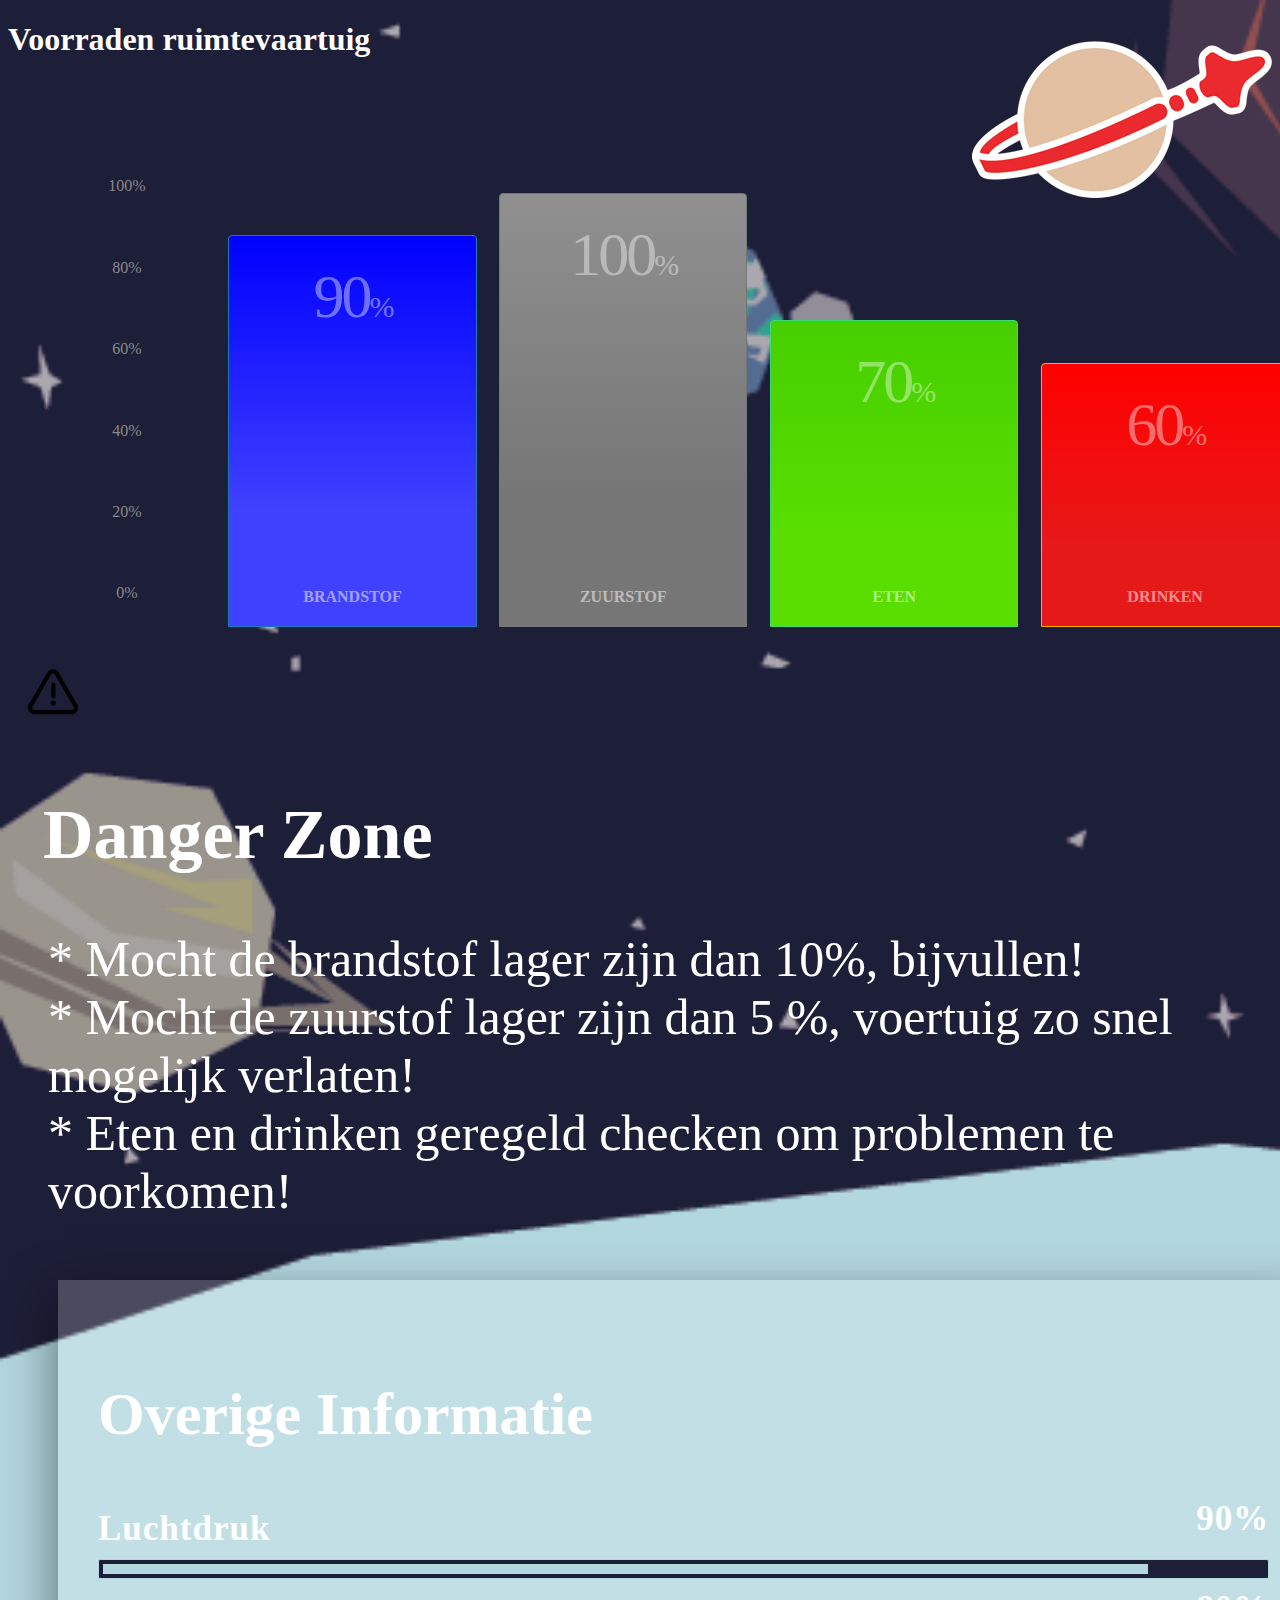
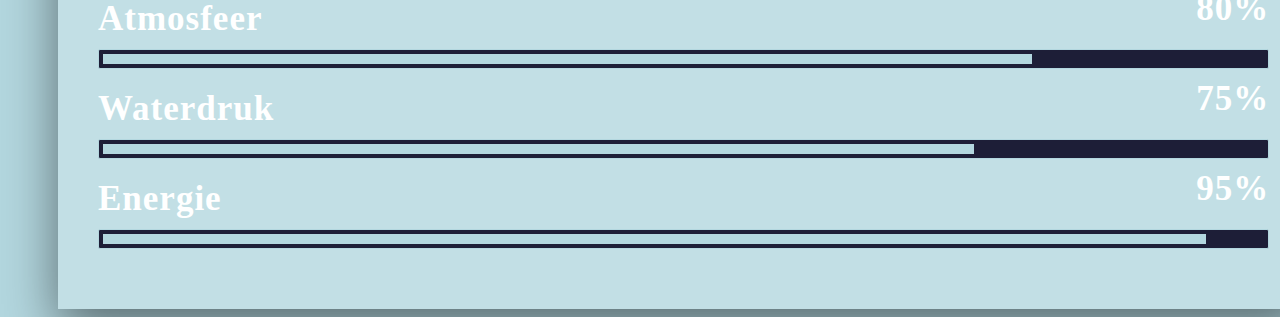
<file: index.html>
<!DOCTYPE html>
<html>
	<head>
		<meta charset='utf-8'/>
		<title> Dashboard </title>
		<link href='style1.css' type='text/css' rel='stylesheet' />
		<link rel="stylesheet" href="https://use.fontawesome.com/releases/v5.1.0/css/all.css" integrity="sha384-lKuwvrZot6UHsBSfcMvOkWwlCMgc0TaWr+30HWe3a4ltaBwTZhyTEggF5tJv8tbt" crossorigin="anonymous">
	</head>
	<body>
	<div class='space'><img src="images/space.png"/></div>
	<h1> Voorraden ruimtevaartuig </h1>
	<ul class="bar-graph">
		<li class="bar-graph-axis">
			<div class="bar-graph-label">100%</div>
			<div class="bar-graph-label">80%</div>
			<div class="bar-graph-label">60%</div>
			<div class="bar-graph-label">40%</div>
			<div class="bar-graph-label">20%</div>
			<div class="bar-graph-label">0%</div>
		</li>
		<li class="bar primary" style="height: 80%;" title="90">
			<div class="percent">90<span>%</span></div>
			<div class="description">Brandstof</div>
		</li>
		<li class="bar secondary" style="height: 90%;" title="100">
			<div class="percent">100<span>%</span></div>
			<div class="description">Zuurstof</div>
		</li>
		<li class="bar third" style="height: 60%;" title="70">
			<div class="percent">70<span>%</span></div>
			<div class="description">Eten</div>
		</li>
		<li class="bar fourth" style="height: 50%;" title="60">
			<div class="percent">60<span>%</span></div>
			<div class="description">Drinken</div>
		</li>
	</ul>
		<div class="errorbox">
			<img src="images/error.png" />
			<h2> Danger Zone </h2>	
			<p> * Mocht de brandstof lager zijn dan 10%, bijvullen! <br>
				* Mocht de zuurstof lager zijn dan 5 %, voertuig zo snel mogelijk verlaten! <br>
				* Eten en drinken geregeld checken om problemen te voorkomen!
			</p>
		</div>	
		<div class="lastbox">	
		<div class="center">
			<h3>Overige Informatie</h3>
			<div class="skillBox">
				<p>Luchtdruk</p>
				<p>90%</p>
				<div class="skill">
					<div class="skill_level" style="width: 90%"></div>
				</div>
			</div>
			<div class="skillBox">
				<p>Atmosfeer</p>
				<p>80%</p>
				<div class="skill">
					<div class="skill_level" style="width: 80%"></div>
				</div>
			</div>
			<div class="skillBox">
				<p>Waterdruk</p>
				<p>75%</p>
				<div class="skill">
					<div class="skill_level" style="width: 75%"></div>
				</div>
			</div>
			<div class="skillBox">
				<p>Energie</p>
				<p>95%</p>
				<div class="skill">
					<div class="skill_level" style="width: 95%"></div>
				</div>
			</div>
		</div>
		</div>	
	</body>
</html>
</file>
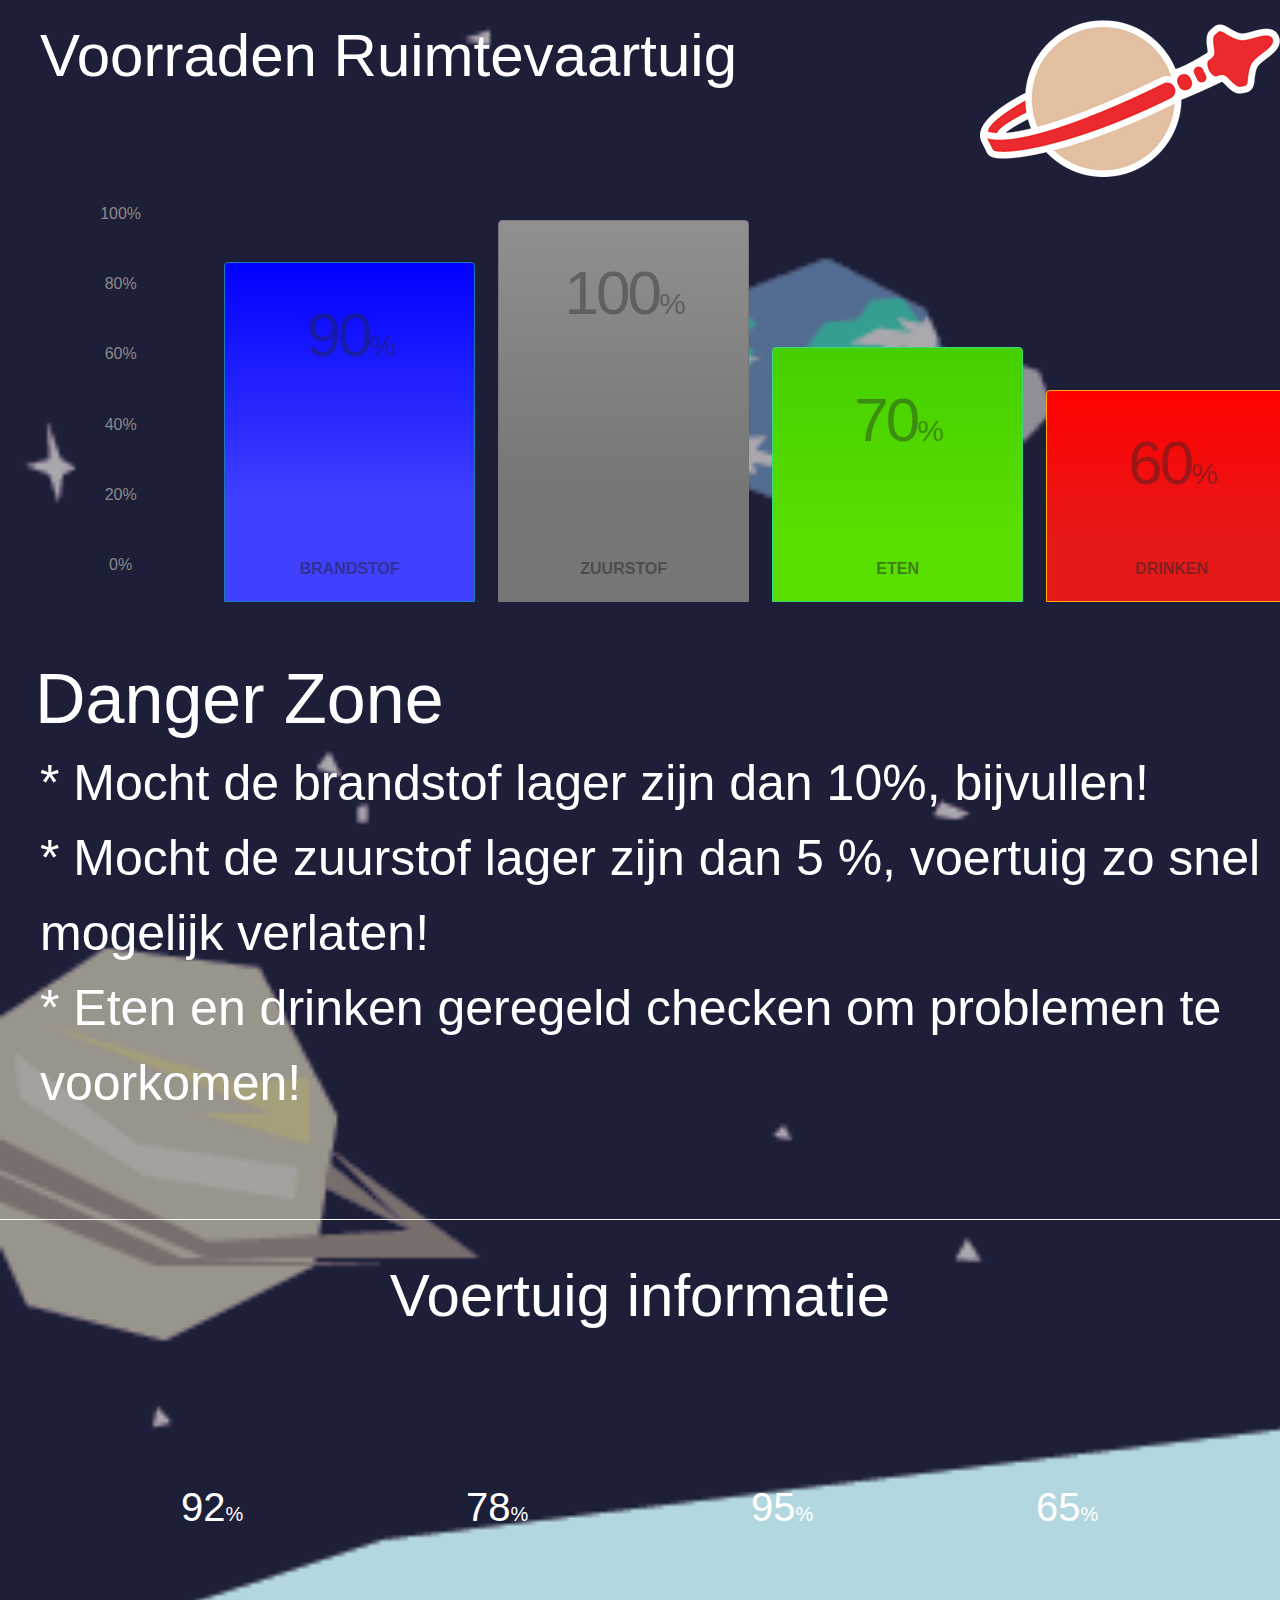
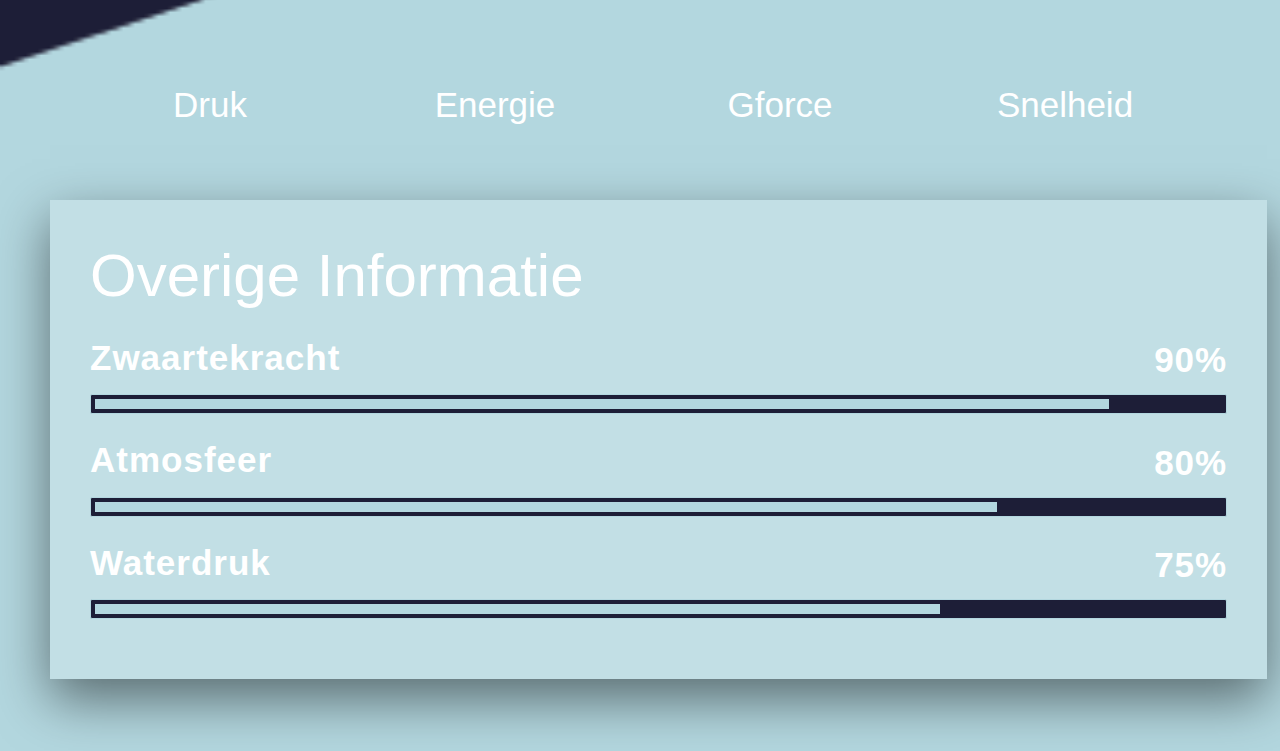
<file: dashboard1.html>
<!DOCTYPE html>
<html>
	<head>
		<meta charset='utf-8'/>
		<title> Dashboard </title>
		<link href='style1.css' type='text/css' rel='stylesheet' />
		<link rel="stylesheet" href="https://use.fontawesome.com/releases/v5.1.0/css/all.css" integrity="sha384-lKuwvrZot6UHsBSfcMvOkWwlCMgc0TaWr+30HWe3a4ltaBwTZhyTEggF5tJv8tbt" crossorigin="anonymous">
		<link href="https://fonts.googleapis.com/css?family=Muli&display=swap" rel="stylesheet"> 
		<link rel="stylesheet" type="text/css" href="https://stackpath.bootstrapcdn.com/bootstrap/4.4.1/css/bootstrap.min.css">
	</head>
	<body>
	<div class="space"><img src="images/space.png"/></div>
	<div class="title"><h1> Voorraden Ruimtevaartuig </h1></div>
	<ul class="bar-graph">
		<li class="bar-graph-axis">
			<div class="bar-graph-label">100%</div>
			<div class="bar-graph-label">80%</div>
			<div class="bar-graph-label">60%</div>
			<div class="bar-graph-label">40%</div>
			<div class="bar-graph-label">20%</div>
			<div class="bar-graph-label">0%</div>
		</li>
		<li class="bar primary" style="height: 80%;" title="90">
			<div class="percent">90<span>%</span></div>
			<div class="description">Brandstof</div>
		</li>
		<li class="bar secondary" style="height: 90%;" title="100">
			<div class="percent">100<span>%</span></div>
			<div class="description">Zuurstof</div>
		</li>
		<li class="bar third" style="height: 60%;" title="70">
			<div class="percent">70<span>%</span></div>
			<div class="description">Eten</div>
		</li>
		<li class="bar fourth" style="height: 50%;" title="60">
			<div class="percent">60<span>%</span></div>
			<div class="description">Drinken</div>
		</li>
	</ul>
		<div class="errorbox">
			<h2> Danger Zone </h2>	
			<p> * Mocht de brandstof lager zijn dan 10%, bijvullen! <br>
				* Mocht de zuurstof lager zijn dan 5 %, voertuig zo snel mogelijk verlaten! <br>
				* Eten en drinken geregeld checken om problemen te voorkomen!
			</p>
		</div>	
		<section id="s-team" class="section">
			<br><br><br>
			<div class="b-skills">
				<div class="container">
					<h2>Voertuig informatie</h2>
					<div class="row">
						<div class="col-xs-12 col-sm-6 col-md-3">
							<div class="skill-item center-block">
								<div class="chart-container">
									<div class="chart " data-percent="92" data-bar-color="#23afe3">
										<span class="percent" data-after="%">92</span>
									</div>
								</div>

								<p>Druk</p>
							</div>
						</div>

						<div class="col-xs-12 col-sm-6 col-md-3">
							<div class="skill-item center-block">
								<div class="chart-container">
									<div class="chart " data-percent="78" data-bar-color="#a7d212">
										<span class="percent" data-after="%">78</span>
									</div>
								</div>

								<p>Energie</p>
							</div>
						</div>

						<div class="col-xs-12 col-sm-6 col-md-3">
							<div class="skill-item center-block">
								<div class="chart-container">
									<div class="chart " data-percent="95" data-bar-color="#ff4241">
										<span class="percent" data-after="%">95</span>
									</div>
								</div>

								<p>Gforce</p>
							</div>
						</div>

						<div class="col-xs-12 col-sm-6 col-md-3">
							<div class="skill-item center-block">
								<div class="chart-container">
									<div class="chart " data-percent="65" data-bar-color="#edc214">
										<span class="percent" data-after="%">65</span>
									</div>
								</div>

								<p>Snelheid</p>
							</div>
						</div>
					</div>
				</div>
			</div>
		</section>
        <br><br>
		<div class="lastbox">	
		<div class="center">
			<h2>Overige Informatie</h2>
			<div class="skillBox">
				<p>Zwaartekracht</p>
				<p>90%</p>
				<div class="skill">
					<div class="skill_level" style="width: 90%"></div>
				</div>
			</div>
			<div class="skillBox">
				<p>Atmosfeer</p>
				<p>80%</p>
				<div class="skill">
					<div class="skill_level" style="width: 80%"></div>
				</div>
			</div>
			<div class="skillBox">
				<p>Waterdruk</p>
				<p>75%</p>
				<div class="skill">
					<div class="skill_level" style="width: 75%"></div>
				</div>
			</div>
		</div>
		</div>	
	    <br><br><br>
 <script src="plugins/jquery-2.2.4.min.js"></script>
 <script src="plugins/jquery.appear.min.js"></script>
 <script src="plugins/jquery.easypiechart.min.js"></script> 
 <script>
    'use strict';

var $window = $(window);

function run()
{
	var fName = arguments[0],
		aArgs = Array.prototype.slice.call(arguments, 1);
	try {
		fName.apply(window, aArgs);
	} catch(err) {
		 
	}
};
 
/* chart
================================================== */
function _chart ()
{
	$('.b-skills').appear(function() {
		setTimeout(function() {
			$('.chart').easyPieChart({
				easing: 'easeOutElastic',
				delay: 3000,
				barColor: '#369670',
				trackColor: '#fff',
				scaleColor: false,
				lineWidth: 21,
				trackWidth: 21,
				size: 250,
				lineCap: 'round',
				onStep: function(from, to, percent) {
					this.el.children[0].innerHTML = Math.round(percent);
				}
			});
		}, 150);
	});
};
 

$(document).ready(function() {
  
	run(_chart);
  
    
});   
    </script>
	</body>
</html>
</file>
<file: style1.css>
/*mobile @media only screen and (min-width): 360px*/

body{
	font-family: Century Gothic;
	color: #ffffff;
	background-image: url("images/background.png"); 
	background-size: cover;
	background-repeat: no-repeat; 
}

.title h1{ 
	padding-top: 20px;
	padding-left: 40px;
	color: #ffffff;
	font-size: 60px;
}
.errorbox{
	padding-left: 20px;
}

.errorbox h2{
	font-size: 40px;
	margin-bottom: -20px;
	color: #ffffff;
}

.errorbox p{ 
	padding: 10px;
	margin-left: 25px;
	font-size: 15px;
	color: #ffffff;
}	

.space{ 
	float: right;
	padding-top: 20px;
}
	
.bar-graph {
	padding: 0;
	width: 100%;
	display: -webkit-flex;
	display: -ms-flexbox;
	display: flex;
		-webkit-align-items: flex-end;
			-ms-flex-align: end;
			align-items: flex-end;
	height: 425px;
	margin: 40px;
}

.bar-graph li {
	display: block;
	padding: 1.5625rem 0;
	position: relative;
	text-align: center;
	vertical-align: bottom;
	border-radius: 4px 4px 0 0;
	max-width: 20%;
	height: 100%;
	margin: 0 1.8% 0 0;
		-webkit-flex: 1 1 15%;
			-ms-flex: 1 1 15%;
			flex: 1 1 15%;
}

.bar-graph .bar-graph-axis {
	-webkit-flex: 1 1 8%;
		-ms-flex: 1 1 8%;
          flex: 1 1 8%;
	display: -webkit-flex;
	display: -ms-flexbox;
	display: flex;
	-webkit-flex-direction: column;
      -ms-flex-direction: column;
          flex-direction: column;
	-webkit-justify-content: space-between;
      -ms-flex-pack: justify;
          justify-content: space-between;
}

.bar-graph .bar-graph-label {
	margin: 0;
	background-color: none;
	color: #8a8a8a;
	position: relative;
}

.center{
	width: 100%;
	position: relative;
	left: 0;
	top: 50%;
	transform: translate (-50%, -50%);
	padding: 40px;
	background: rgba(255,255,255,.2);
	box-sizing: border-box;
	box-shadow: 0 20px 50px rgba(0,0,0,.5);
}
.lastbox h2{
	font-size: 60px;
	color: #ffffff;
}

.skillBox{
	box-sizing: border-box;
	width: 100%;
	margin: 20px 0;
}

.skillBox p{
	color: #ffffff;
	margin: 0 0 10px;
	padding:0;
	font-weight: bold;
	letter-spacing: 1px;
}

.skillBox p:nth-child(2){
	float: right;
	position: relative;
	top: -60px;
}

.skill{
	background: #1d1e37; 
	padding: 4px;
	box-sizing: border-box;
	border: 1px solid #b3d7df;
	border-radius: 2px;
}

.skill_level{
	background: #b3d7df;
	width: 100%;
	height: 10px;
}

p{ 
	padding: 20px;
	font-size: 35px;
}	

.lastbox{
	padding-left: 50px;
	width: 99%; 
}

.b-skills{
	border-top: 1px solid #f9f9f9;
	padding-top: 40px;
	text-align: center;
}

.b-skills:last-child { margin-bottom: -30px; }

.b-skills h2 { margin-bottom: 50px; font-size: 60px; color: #ffffff;}

.skill-item{
	position: relative;
	max-width: 250px;
	width: 100%;
	margin-bottom: 30px;
	color: #ffffff;
}

.chart-container{
	position: relative;
	width: 100%;
	height: 0;
	padding-top: 100%;
	margin-bottom: 27px;
}

.skill-item .chart,
.skill-item .chart canvas
{
	position: absolute;
	top: 0;
	left: 0;
	width: 100% !important;
	height: 100% !important;
}

.skill-item .chart:before{
	content: "";
	width: 0;
	height: 100%;
}

.skill-item .chart:before,
.skill-item .percent
{
	display: inline-block;
	vertical-align: middle;
}

.skill-item .percent{
	position: relative;
	line-height: 1;
	font-size: 40px;
	z-index: 2;
}

.skill-item  .percent:after
{
	content: attr(data-after);
	font-size: 20px;
}    
}

@media only screen and (min-width: 768px) { 

.bar-graph .bar-graph-label:before, .bar-graph .bar-graph-label:after {
	content: "";
	position: absolute;
	border-bottom: 1px dashed #8a8a8a;
	top: 0;
	left: 0;
	height: 50%;
	width: 20%;
}


.errorbox h2{
	font-size: 50px;
	padding: 15px;
	margin-bottom: -20px;
}

.errorbox p{ 
	padding: 10px;
	margin-left: 10px;
	font-size: 38px;
}	
}

@media only screen and (min-width: 1366px) {
.bar-graph .bar-graph-label:before, .bar-graph .bar-graph-label:after {
	width: 30%;
}
 
 .errorbox h2{
	font-size: 55px;
	padding: 15px;
	margin-bottom: -20px;
}

.errorbox p{ 
	padding: 10px;
	margin-left: 10px;
	font-size: 40px;
}	

.errorbox img{
	float:left;
	width: 6%;
	padding: 10px;
}

.lastbox{
	padding-left: 60px;
	width: 99%; 
}

}

@media only screen and (min-width: 1920px) {
.bar-graph .bar-graph-label:after {
	left: auto;
	right: 0;
  }
}

.bar-graph .percent {
	letter-spacing: -3px;
	opacity: 0.4;
	width: 100%;
	font-size: 1.675rem;
	position: absolute;
}


.bar-graph .percent {
    font-size: 3.875rem;
 
}

.bar-graph .percent span {
	font-size: 1.875rem;
}

.bar-graph .description {
	font-weight: 800;
	opacity: 0.5;
	text-transform: uppercase;
	width: 100%;
	font-size: 12px;
	bottom: 20px;
	position: absolute;
	font-size: 1rem;
	overflow: hidden;
}

.bar-graph .bar.primary {
	border: 1px solid #1779ba;
	background: linear-gradient(#0000ff, #4040ff 70%);
}	

.bar-graph .bar.secondary {
	border: 1px solid #767676;
	background: linear-gradient(#909090, #767676 70%);
}

.bar-graph .bar.third {
	border: 1px solid #3adb76;
	background: linear-gradient(#46cf00, #59de00 70%);
}	

.bar-graph .bar.fourth {
	border: 1px solid #ffae00;
	background: linear-gradient(#ff0000, #e61919 70%);
}

 .errorbox h2{
	font-size: 70px;
	padding: 15px;
	margin-bottom: -20px;
}

.errorbox p{ 
	padding: 10px;
	margin-left: 10px;
	font-size: 50px;
}	

h3{
	font-size: 60px;
}
}
</file>
